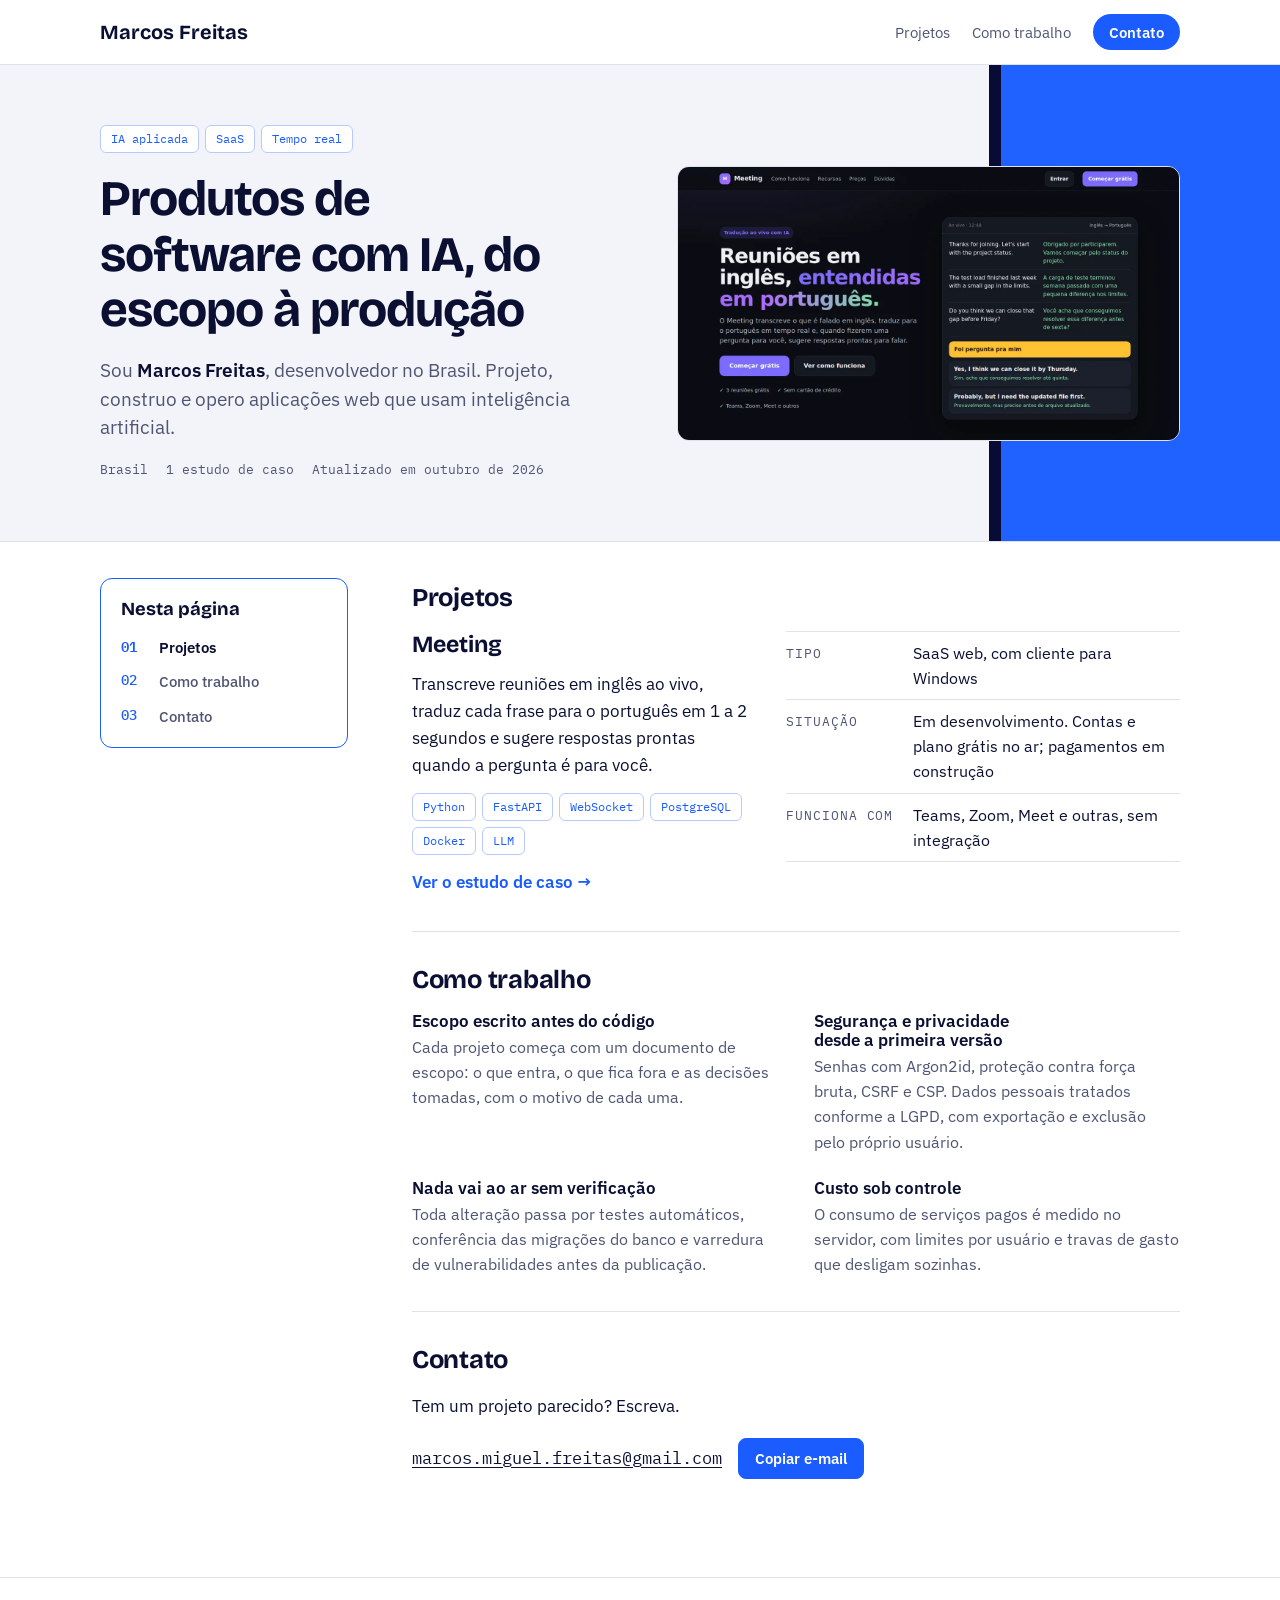
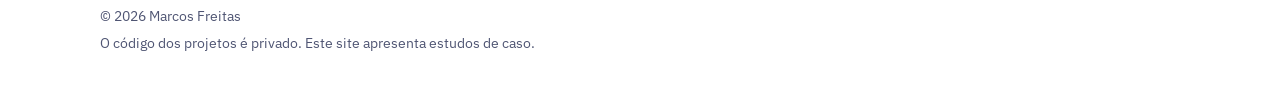
<file: index.html>
<!doctype html>
<html lang="pt-BR">
<head>
<meta charset="utf-8">
<meta name="viewport" content="width=device-width, initial-scale=1, viewport-fit=cover">
<title>Portfólio Marcos Freitas</title>
<meta name="description" content="Projetos de software com inteligência artificial desenvolvidos por Marcos Freitas.">
<link rel="preconnect" href="https://fonts.googleapis.com"><link rel="preconnect" href="https://fonts.gstatic.com" crossorigin><link rel="stylesheet" href="https://fonts.googleapis.com/css2?family=Bricolage+Grotesque:opsz,wght@12..96,600;12..96,700&family=IBM+Plex+Mono:wght@400;500&family=IBM+Plex+Sans:wght@400;500;600&display=swap">
<link rel="stylesheet" href="style.css">
</head>
<body>
<header class="topbar">
  <div class="wrap top">
    <a class="brand" href="index.html">Marcos Freitas</a>
    <nav class="nav" aria-label="Seções">
      <a href="#projetos">Projetos</a>
      <a href="#como-trabalho">Como trabalho</a>
      <a class="pill" href="#contato">Contato</a>
    </nav>
  </div>
</header>

<section class="band">
  <div class="wrap band-grid">
    <div class="band-text stack">
      <ul class="tags" aria-label="Áreas">
        <li>IA aplicada</li><li>SaaS</li><li>Tempo real</li>
      </ul>
      <h1>Produtos de software com IA, do escopo à produção</h1>
      <p class="lede">Sou <strong>Marcos Freitas</strong>, desenvolvedor no Brasil. Projeto, construo e opero aplicações web que usam inteligência artificial.</p>
      <p class="meta"><span>Brasil</span><span>1 estudo de caso</span><span>Atualizado em outubro de 2026</span></p>
    </div>
    <figure class="band-media">
      <a class="shot" href="meeting.html" aria-label="Abrir o estudo de caso do Meeting">
        <img src="img/meeting-inicio.webp" width="1366" height="744" alt="Página inicial do Meeting: à esquerda, o título Reuniões em inglês, entendidas em português; à direita, frases em inglês com a tradução ao lado e sugestões de resposta.">
      </a>
    </figure>
  </div>
</section>

<div class="wrap layout">
  <nav class="toc" aria-label="Nesta página">
    <h2>Nesta página</h2>
    <ol>
      <li><a href="#projetos">Projetos</a></li>
      <li><a href="#como-trabalho">Como trabalho</a></li>
      <li><a href="#contato">Contato</a></li>
    </ol>
  </nav>

  <main class="content">
    <section class="section stack" id="projetos">
      <h2>Projetos</h2>
      <article class="project">
        <div class="project-body stack">
          <h3><a href="meeting.html">Meeting</a></h3>
          <p>Transcreve reuniões em inglês ao vivo, traduz cada frase para o português em 1 a 2 segundos e sugere respostas prontas quando a pergunta é para você.</p>
          <ul class="tags" aria-label="Tecnologias">
            <li>Python</li><li>FastAPI</li><li>WebSocket</li><li>PostgreSQL</li><li>Docker</li><li>LLM</li>
          </ul>
          <a class="more" href="meeting.html">Ver o estudo de caso →</a>
        </div>
        <dl class="ficha">
          <dt>Tipo</dt><dd>SaaS web, com cliente para Windows</dd>
          <dt>Situação</dt><dd>Em desenvolvimento. Contas e plano grátis no ar; pagamentos em construção</dd>
          <dt>Funciona com</dt><dd>Teams, Zoom, Meet e outras, sem integração</dd>
        </dl>
      </article>
    </section>

    <section class="section stack" id="como-trabalho">
      <h2>Como trabalho</h2>
      <div class="principles">
        <div>
          <h3>Escopo escrito antes do código</h3>
          <p>Cada projeto começa com um documento de escopo: o que entra, o que fica fora e as decisões tomadas, com o motivo de cada uma.</p>
        </div>
        <div>
          <h3>Segurança e privacidade desde a primeira versão</h3>
          <p>Senhas com Argon2id, proteção contra força bruta, CSRF e CSP. Dados pessoais tratados conforme a LGPD, com exportação e exclusão pelo próprio usuário.</p>
        </div>
        <div>
          <h3>Nada vai ao ar sem verificação</h3>
          <p>Toda alteração passa por testes automáticos, conferência das migrações do banco e varredura de vulnerabilidades antes da publicação.</p>
        </div>
        <div>
          <h3>Custo sob controle</h3>
          <p>O consumo de serviços pagos é medido no servidor, com limites por usuário e travas de gasto que desligam sozinhas.</p>
        </div>
      </div>
    </section>

    <section class="section stack" id="contato">
      <h2>Contato</h2>
      <p class="prose">Tem um projeto parecido? Escreva.</p>
      <div class="contact">
        <a class="email" id="email" href="mailto:marcos.miguel.freitas@gmail.com">marcos.miguel.freitas@gmail.com</a>
        <button class="btn" id="copiar-email" type="button" data-copy="marcos.miguel.freitas@gmail.com">Copiar e-mail</button>
      </div>
    </section>
  </main>
</div>

<footer class="footbar">
  <div class="wrap foot stack">
    <p>© 2026 Marcos Freitas</p>
    <p>O código dos projetos é privado. Este site apresenta estudos de caso.</p>
  </div>
</footer>

<script src="script.js" defer></script>
</body>
</html>
</file>
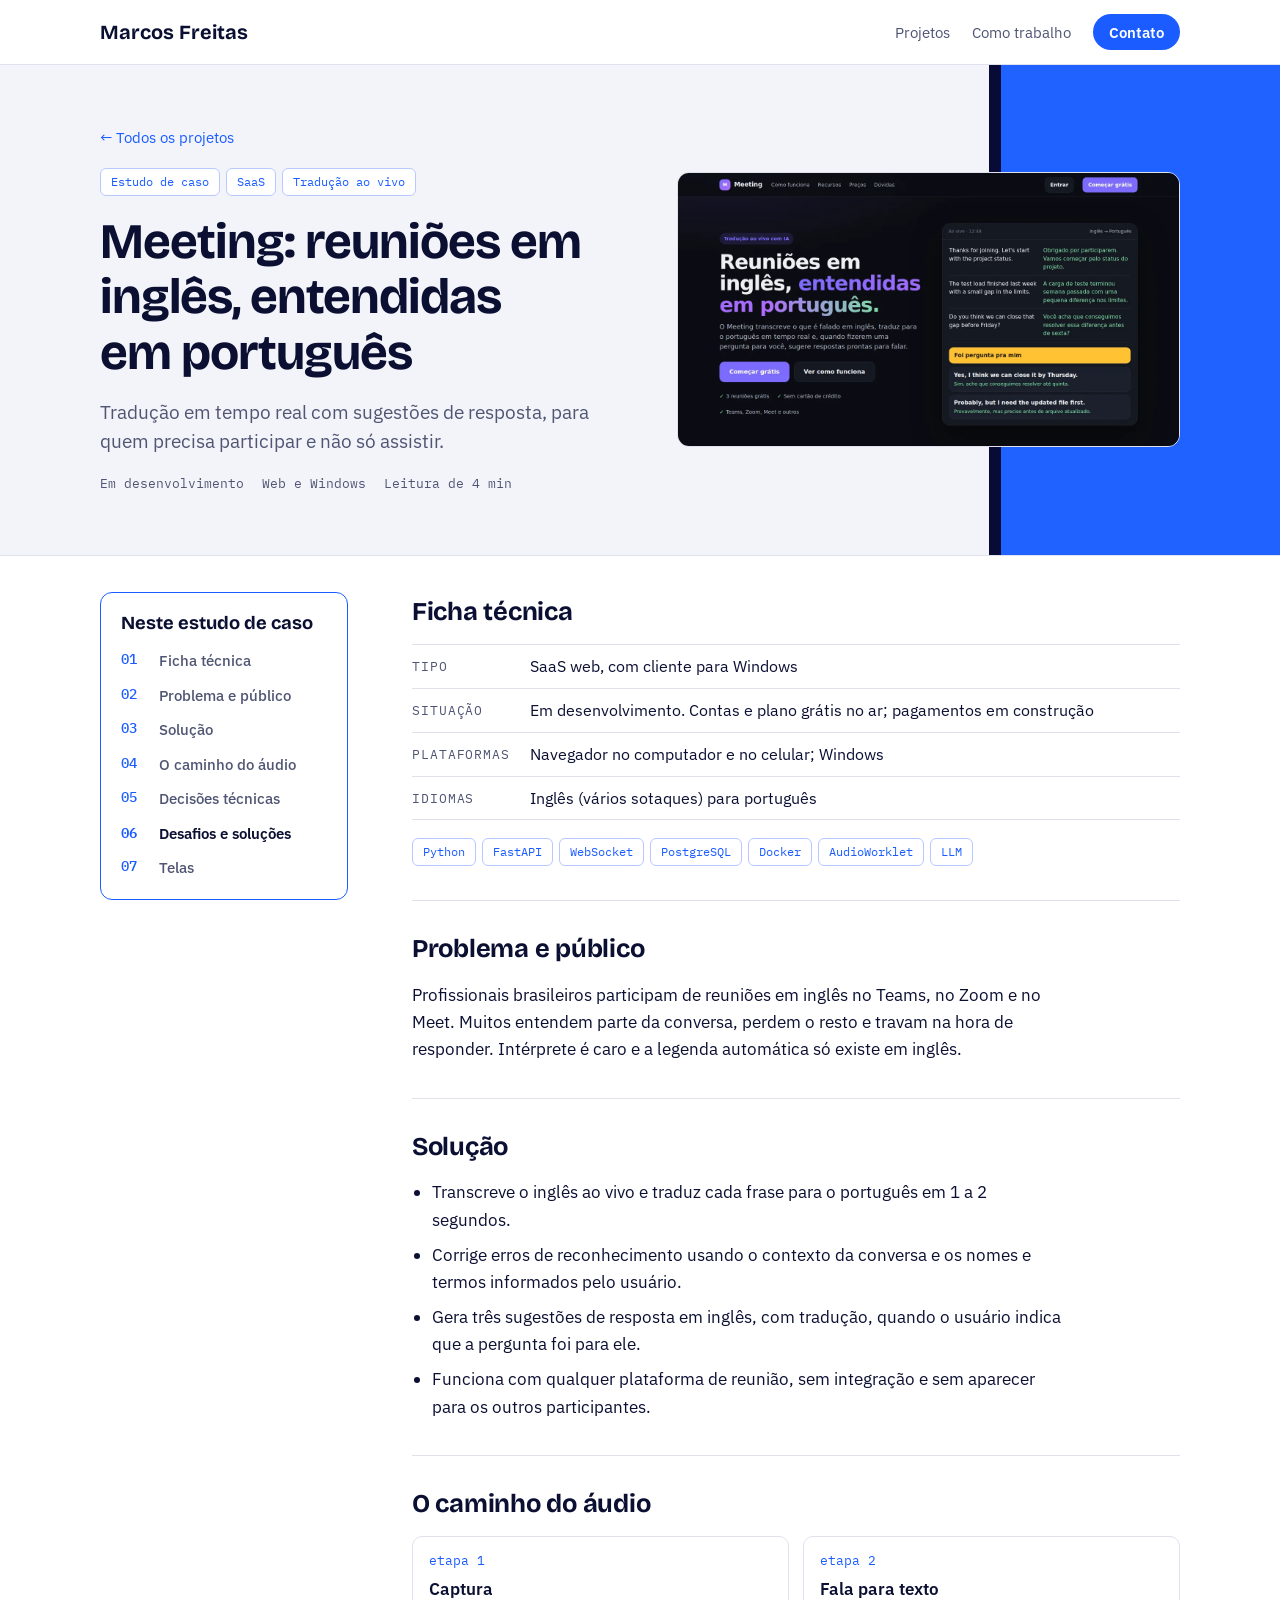
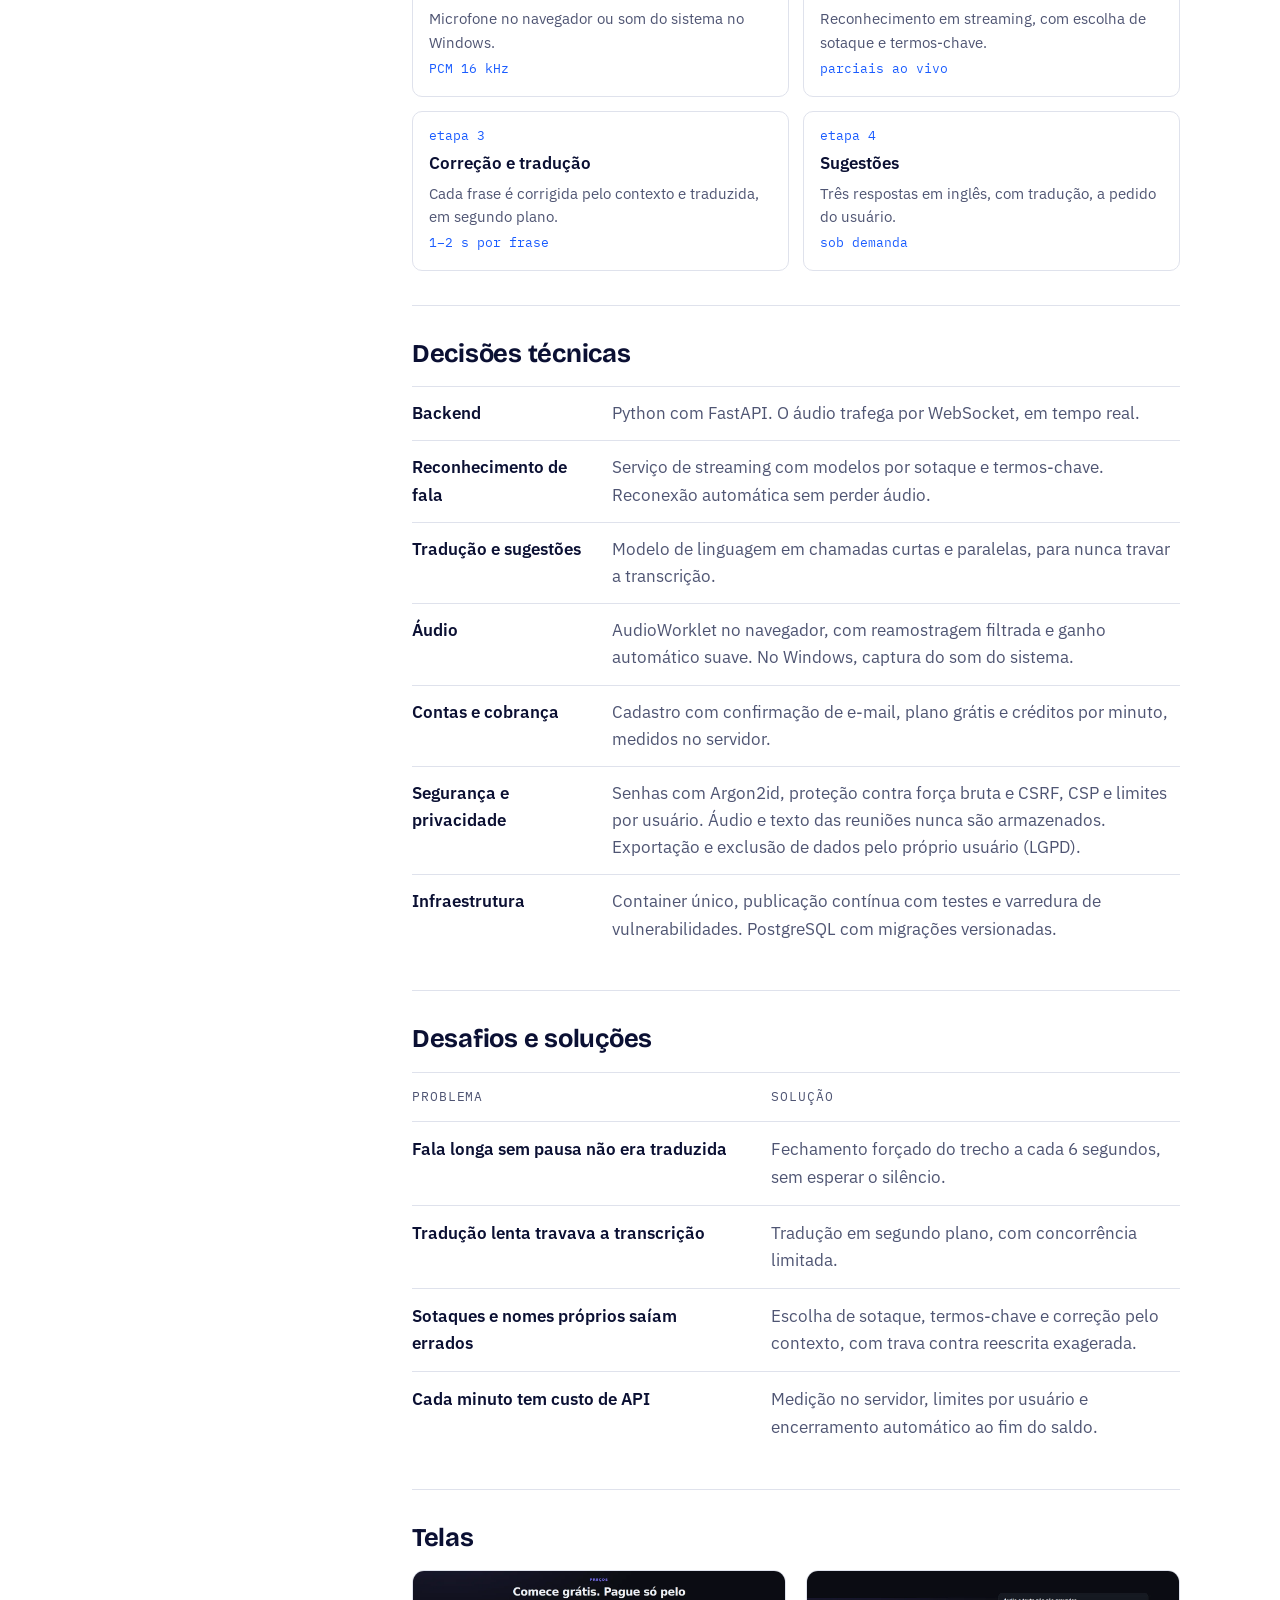
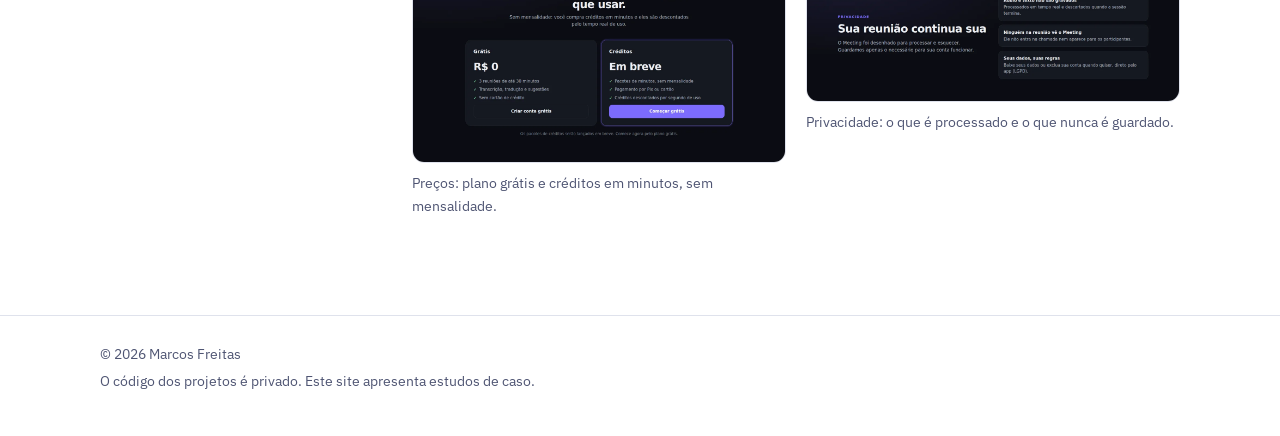
<file: meeting.html>
<!doctype html>
<html lang="pt-BR">
<head>
<meta charset="utf-8">
<meta name="viewport" content="width=device-width, initial-scale=1, viewport-fit=cover">
<title>Meeting · Portfólio Marcos Freitas</title>
<meta name="description" content="Estudo de caso do Meeting: tradução de reuniões em inglês em tempo real, com sugestões de resposta.">
<link rel="preconnect" href="https://fonts.googleapis.com"><link rel="preconnect" href="https://fonts.gstatic.com" crossorigin><link rel="stylesheet" href="https://fonts.googleapis.com/css2?family=Bricolage+Grotesque:opsz,wght@12..96,600;12..96,700&family=IBM+Plex+Mono:wght@400;500&family=IBM+Plex+Sans:wght@400;500;600&display=swap">
<link rel="stylesheet" href="style.css">
</head>
<body>
<header class="topbar">
  <div class="wrap top">
    <a class="brand" href="index.html">Marcos Freitas</a>
    <nav class="nav" aria-label="Navegação">
      <a href="index.html#projetos">Projetos</a>
      <a href="index.html#como-trabalho">Como trabalho</a>
      <a class="pill" href="index.html#contato">Contato</a>
    </nav>
  </div>
</header>

<section class="band">
  <div class="wrap band-grid">
    <div class="band-text stack">
      <a class="back" href="index.html#projetos">← Todos os projetos</a>
      <ul class="tags" aria-label="Áreas">
        <li>Estudo de caso</li><li>SaaS</li><li>Tradução ao vivo</li>
      </ul>
      <h1>Meeting: reuniões em inglês, entendidas em português</h1>
      <p class="lede">Tradução em tempo real com sugestões de resposta, para quem precisa participar e não só assistir.</p>
      <p class="meta"><span>Em desenvolvimento</span><span>Web e Windows</span><span>Leitura de 4 min</span></p>
    </div>
    <figure class="band-media">
      <div class="shot">
        <img src="img/meeting-inicio.webp" width="1366" height="744" alt="Página inicial do Meeting, com um exemplo de frases em inglês traduzidas para o português e duas sugestões de resposta.">
      </div>
    </figure>
  </div>
</section>

<div class="wrap layout">
  <nav class="toc" aria-label="Neste estudo de caso">
    <h2>Neste estudo de caso</h2>
    <ol>
      <li><a href="#ficha">Ficha técnica</a></li>
      <li><a href="#problema">Problema e público</a></li>
      <li><a href="#solucao">Solução</a></li>
      <li><a href="#caminho">O caminho do áudio</a></li>
      <li><a href="#decisoes">Decisões técnicas</a></li>
      <li><a href="#desafios">Desafios e soluções</a></li>
      <li><a href="#telas">Telas</a></li>
    </ol>
  </nav>

  <main class="content">
    <section class="section stack" id="ficha">
      <h2>Ficha técnica</h2>
      <dl class="ficha">
        <dt>Tipo</dt><dd>SaaS web, com cliente para Windows</dd>
        <dt>Situação</dt><dd>Em desenvolvimento. Contas e plano grátis no ar; pagamentos em construção</dd>
        <dt>Plataformas</dt><dd>Navegador no computador e no celular; Windows</dd>
        <dt>Idiomas</dt><dd>Inglês (vários sotaques) para português</dd>
      </dl>
      <ul class="tags" aria-label="Tecnologias">
        <li>Python</li><li>FastAPI</li><li>WebSocket</li><li>PostgreSQL</li><li>Docker</li><li>AudioWorklet</li><li>LLM</li>
      </ul>
    </section>

    <section class="section stack" id="problema">
      <h2>Problema e público</h2>
      <p class="prose">Profissionais brasileiros participam de reuniões em inglês no Teams, no Zoom e no Meet. Muitos entendem parte da conversa, perdem o resto e travam na hora de responder. Intérprete é caro e a legenda automática só existe em inglês.</p>
    </section>

    <section class="section stack" id="solucao">
      <h2>Solução</h2>
      <ul class="bullets">
        <li>Transcreve o inglês ao vivo e traduz cada frase para o português em 1 a 2 segundos.</li>
        <li>Corrige erros de reconhecimento usando o contexto da conversa e os nomes e termos informados pelo usuário.</li>
        <li>Gera três sugestões de resposta em inglês, com tradução, quando o usuário indica que a pergunta foi para ele.</li>
        <li>Funciona com qualquer plataforma de reunião, sem integração e sem aparecer para os outros participantes.</li>
      </ul>
    </section>

    <section class="section stack" id="caminho">
      <h2>O caminho do áudio</h2>
      <ol class="pipeline">
        <li><strong>Captura</strong><span>Microfone no navegador ou som do sistema no Windows.</span><code>PCM 16 kHz</code></li>
        <li><strong>Fala para texto</strong><span>Reconhecimento em streaming, com escolha de sotaque e termos-chave.</span><code>parciais ao vivo</code></li>
        <li><strong>Correção e tradução</strong><span>Cada frase é corrigida pelo contexto e traduzida, em segundo plano.</span><code>1–2 s por frase</code></li>
        <li><strong>Sugestões</strong><span>Três respostas em inglês, com tradução, a pedido do usuário.</span><code>sob demanda</code></li>
      </ol>
    </section>

    <section class="section stack" id="decisoes">
      <h2>Decisões técnicas</h2>
      <dl class="decisions">
        <dt>Backend</dt><dd>Python com FastAPI. O áudio trafega por WebSocket, em tempo real.</dd>
        <dt>Reconhecimento de fala</dt><dd>Serviço de streaming com modelos por sotaque e termos-chave. Reconexão automática sem perder áudio.</dd>
        <dt>Tradução e sugestões</dt><dd>Modelo de linguagem em chamadas curtas e paralelas, para nunca travar a transcrição.</dd>
        <dt>Áudio</dt><dd>AudioWorklet no navegador, com reamostragem filtrada e ganho automático suave. No Windows, captura do som do sistema.</dd>
        <dt>Contas e cobrança</dt><dd>Cadastro com confirmação de e-mail, plano grátis e créditos por minuto, medidos no servidor.</dd>
        <dt>Segurança e privacidade</dt><dd>Senhas com Argon2id, proteção contra força bruta e CSRF, CSP e limites por usuário. Áudio e texto das reuniões nunca são armazenados. Exportação e exclusão de dados pelo próprio usuário (LGPD).</dd>
        <dt>Infraestrutura</dt><dd>Container único, publicação contínua com testes e varredura de vulnerabilidades. PostgreSQL com migrações versionadas.</dd>
      </dl>
    </section>

    <section class="section stack" id="desafios">
      <h2>Desafios e soluções</h2>
      <div class="fixes">
        <div class="fix fix-head"><p>Problema</p><p>Solução</p></div>
        <div class="fix"><p>Fala longa sem pausa não era traduzida</p><p>Fechamento forçado do trecho a cada 6 segundos, sem esperar o silêncio.</p></div>
        <div class="fix"><p>Tradução lenta travava a transcrição</p><p>Tradução em segundo plano, com concorrência limitada.</p></div>
        <div class="fix"><p>Sotaques e nomes próprios saíam errados</p><p>Escolha de sotaque, termos-chave e correção pelo contexto, com trava contra reescrita exagerada.</p></div>
        <div class="fix"><p>Cada minuto tem custo de API</p><p>Medição no servidor, limites por usuário e encerramento automático ao fim do saldo.</p></div>
      </div>
    </section>

    <section class="section stack" id="telas">
      <h2>Telas</h2>
      <div class="gallery">
        <figure>
          <div class="shot"><img src="img/meeting-precos.webp" width="1366" height="700" alt="Tela de preços do Meeting: plano grátis com 3 reuniões de até 30 minutos e créditos em minutos, em breve."></div>
          <figcaption>Preços: plano grátis e créditos em minutos, sem mensalidade.</figcaption>
        </figure>
        <figure>
          <div class="shot"><img src="img/meeting-privacidade.webp" width="1366" height="476" alt="Seção de privacidade do Meeting: áudio e texto não são gravados, ninguém na reunião vê o Meeting, e o usuário pode baixar ou excluir seus dados."></div>
          <figcaption>Privacidade: o que é processado e o que nunca é guardado.</figcaption>
        </figure>
      </div>
    </section>
  </main>
</div>

<footer class="footbar">
  <div class="wrap foot stack">
    <p>© 2026 Marcos Freitas</p>
    <p>O código dos projetos é privado. Este site apresenta estudos de caso.</p>
  </div>
</footer>

<script src="script.js" defer></script>
</body>
</html>
</file>
<file: style.css>
/* Layout em padrão F: (1) barra de navegação no topo, (2) faixa de destaque com título à esquerda e
   imagem à direita, (3) haste: índice numerado fixo na coluna esquerda e o conteúdo à direita,
   com títulos alinhados à mesma margem para leitura rápida. */
:root {
  --bg: #FFFFFF;
  --band: #F3F4F9;
  --surface: #FFFFFF;
  --ink: #0B1033;
  --muted: #4F5573;
  --line: #DFE2EC;
  --accent: #1A5CFF;
  --tag-line: #B7C9FF;
  --block: #1F62FF;
  --stripe: #070B36;
  --on-accent: #FFFFFF;
  color-scheme: light;  /* site sempre claro, por decisão */

  --font-display: "Bricolage Grotesque", "Segoe UI", Arial, sans-serif;
  --font-body: "IBM Plex Sans", "Segoe UI", Arial, sans-serif;
  --font-mono: "IBM Plex Mono", Consolas, "Courier New", monospace;

  --step--1: 0.8125rem;
  --step-0: 1.0625rem;
  --step-1: 1.2rem;
  --step-2: 1.6rem;
  --step-3: clamp(2rem, 4.4vw, 3.1rem);
}
*, *::before, *::after { box-sizing: border-box; }
html { scroll-behavior: smooth; }
@media (prefers-reduced-motion: reduce) { html { scroll-behavior: auto; } }
body {
  margin: 0;
  background: var(--bg);
  color: var(--ink);
  font-family: var(--font-body);
  font-size: var(--step-0);
  line-height: 1.6;
  -webkit-font-smoothing: antialiased;
}
img { max-width: 100%; height: auto; display: block; }
a { color: var(--accent); text-underline-offset: 3px; }
a:focus-visible, button:focus-visible { outline: 2px solid var(--accent); outline-offset: 3px; border-radius: 4px; }
h1, h2, h3 { font-family: var(--font-display); line-height: 1.12; text-wrap: balance; margin: 0; }
p { margin: 0; }

.wrap { max-width: 1120px; margin-inline: auto; padding-inline: 20px; padding-block: 0; }
.stack { display: flex; flex-direction: column; }

/* (1) Barra do topo */
.topbar { background: var(--surface); border-bottom: 1px solid var(--line); }
.top { display: flex; flex-wrap: wrap; align-items: center; justify-content: space-between; gap: 10px 24px; padding-block: 14px; }
.brand { font-family: var(--font-display); font-weight: 700; font-size: 1.25rem; color: var(--ink); text-decoration: none; }
.nav { display: flex; flex-wrap: wrap; align-items: center; gap: 8px 22px; font-size: 0.95rem; }
.nav a { color: var(--muted); text-decoration: none; }
.nav a:hover { color: var(--ink); text-decoration: underline; }
.nav a.pill { color: var(--on-accent); background: var(--accent); padding: 6px 16px; border-radius: 999px; font-weight: 600; }
.nav a.pill:hover { text-decoration: none; filter: brightness(1.08); }

/* (2) Faixa de destaque */
.band { background: var(--band); border-bottom: 1px solid var(--line); overflow: hidden; }
.band-grid { display: grid; grid-template-columns: minmax(0, 1.05fr) minmax(0, 1fr); gap: 32px 48px; align-items: center; padding-block: clamp(32px, 5vw, 60px); }
.band-text { gap: 18px; position: relative; z-index: 1; min-width: 0; }
.band-text h1 { font-size: var(--step-3); font-weight: 700; letter-spacing: -0.02em; }
.lede { max-width: 56ch; font-size: var(--step-1); line-height: 1.5; color: var(--muted); }
.lede strong { color: var(--ink); font-weight: 600; }
.meta { font-family: var(--font-mono); font-size: var(--step--1); color: var(--muted); display: flex; flex-wrap: wrap; gap: 4px 18px; }
.back { font-size: 0.95rem; text-decoration: none; }
.back:hover { text-decoration: underline; }
.band-media { position: relative; min-width: 0; }
.band-media::before { content: ""; position: absolute; left: 62%; right: -100vw; top: -300px; bottom: -300px; background: var(--block); border-left: 12px solid var(--stripe); }
.band-media .shot { position: relative; }
.band-media figcaption { position: relative; margin-top: 10px; font-size: 0.9rem; color: var(--muted); }
figure { margin: 0; }

.tags { display: flex; flex-wrap: wrap; gap: 6px; padding: 0; margin: 0; list-style: none; }
.tags li { font-family: var(--font-mono); font-size: 0.78rem; padding: 3px 10px; border-radius: 6px; border: 1px solid var(--tag-line); color: var(--accent); background: var(--surface); }

.shot { display: block; border: 1px solid var(--line); border-radius: 12px; overflow: hidden; background: var(--surface); }
.shot img { width: 100%; }

/* (3) Haste: índice à esquerda, conteúdo à direita */
.layout { display: grid; grid-template-columns: 248px minmax(0, 1fr); gap: 24px 64px; align-items: start; padding-block: 36px 64px; }
.toc { position: sticky; top: calc(env(safe-area-inset-top, 0px) + 20px); background: var(--surface); border: 1px solid var(--accent); border-radius: 12px; padding: 20px 20px 14px; }
.toc h2 { font-size: 1.15rem; font-weight: 700; margin-bottom: 10px; }
.toc ol { list-style: none; margin: 0; padding: 0; counter-reset: item; }
.toc li { counter-increment: item; }
.toc a { display: grid; grid-template-columns: 2.1em minmax(0, 1fr); gap: 0 6px; padding-block: 7px; color: var(--muted); text-decoration: none; font-size: 0.95rem; font-weight: 500; line-height: 1.35; }
.toc a::before { content: counter(item, decimal-leading-zero); font-family: var(--font-mono); font-size: 0.85rem; color: var(--accent); }
.toc a:hover, .toc a.is-current { color: var(--ink); }
.toc a.is-current { font-weight: 600; }

.content { min-width: 0; }
.section { padding-block: 34px; border-top: 1px solid var(--line); gap: 18px; scroll-margin-top: 12px; }
.section:first-child { border-top: 0; padding-top: 6px; }
.section > h2 { font-size: var(--step-2); font-weight: 700; letter-spacing: -0.01em; }
.prose { max-width: 65ch; }
.bullets { margin: 0; padding-left: 1.15em; max-width: 65ch; display: flex; flex-direction: column; gap: 8px; }

/* Ficha do projeto */
.project { display: grid; grid-template-columns: minmax(0, 1fr) minmax(0, 1.15fr); gap: 20px 32px; align-items: start; }
.project-body { gap: 14px; min-width: 0; }
.project-body h3 { font-size: 1.45rem; font-weight: 700; }
.project-body h3 a { color: var(--ink); text-decoration: none; }
.project-body h3 a:hover { color: var(--accent); }
.ficha { margin: 0; display: grid; grid-template-columns: max-content minmax(0, 1fr); border-top: 1px solid var(--line); }
.ficha dt, .ficha dd { padding-block: 9px; border-bottom: 1px solid var(--line); margin: 0; }
.ficha dt { font-family: var(--font-mono); font-size: var(--step--1); text-transform: uppercase; letter-spacing: 0.07em; color: var(--muted); padding-right: 20px; padding-top: 12px; }
.ficha dd { font-size: 0.97rem; }
.more { font-weight: 600; text-decoration: none; align-self: flex-start; }
.more:hover { text-decoration: underline; }

/* Como trabalho */
.principles { display: grid; grid-template-columns: repeat(2, minmax(0, 1fr)); gap: 24px 36px; }
.principles h3 { font-family: var(--font-body); font-size: var(--step-0); font-weight: 600; margin-bottom: 4px; }
.principles p { color: var(--muted); font-size: 0.98rem; }

/* Contato */
.contact { display: flex; flex-wrap: wrap; align-items: center; gap: 12px 16px; }
.email { font-family: var(--font-mono); font-size: var(--step-0); color: var(--ink); overflow-wrap: anywhere; user-select: all; }
.btn { font: inherit; font-size: 0.92rem; font-weight: 600; padding: 8px 16px; border-radius: 8px; border: 1px solid var(--accent); background: var(--accent); color: var(--on-accent); cursor: pointer; }
.btn:hover { filter: brightness(1.08); }

.footbar { border-top: 1px solid var(--line); }
.foot { padding-block: 26px 44px; color: var(--muted); font-size: 0.9rem; gap: 4px; }

/* Caminho do áudio: sequência real, por isso é uma lista ordenada */
.pipeline { list-style: none; margin: 0; padding: 0; display: grid; grid-template-columns: repeat(2, minmax(0, 1fr)); gap: 14px; counter-reset: etapa; }
.pipeline li { padding: 14px 16px 16px; border: 1px solid var(--line); border-radius: 10px; background: var(--surface); display: flex; flex-direction: column; gap: 4px; min-width: 0; }
.pipeline li::before { counter-increment: etapa; content: "etapa " counter(etapa); font-family: var(--font-mono); font-size: var(--step--1); color: var(--accent); }
.pipeline strong { font-weight: 600; }
.pipeline span { font-size: 0.93rem; color: var(--muted); }
.pipeline code { font-family: var(--font-mono); font-size: 0.8rem; color: var(--accent); }

.decisions { margin: 0; display: grid; grid-template-columns: minmax(0, 200px) minmax(0, 1fr); border-top: 1px solid var(--line); }
.decisions dt, .decisions dd { margin: 0; padding-block: 13px; border-bottom: 1px solid var(--line); }
.decisions dt { font-weight: 600; padding-right: 24px; }
.decisions dd { color: var(--muted); }

.fixes { display: grid; gap: 0; border-top: 1px solid var(--line); }
.fix { display: grid; grid-template-columns: minmax(0, 1fr) minmax(0, 1.25fr); gap: 6px 32px; padding-block: 14px; border-bottom: 1px solid var(--line); }
.fix p:first-child { font-weight: 600; }
.fix p:last-child { color: var(--muted); }
.fix.fix-head p { font-family: var(--font-mono); font-size: var(--step--1); text-transform: uppercase; letter-spacing: 0.07em; font-weight: 400; color: var(--muted); }
.decisions dt:last-of-type, .decisions dd:last-of-type, .fix:last-child { border-bottom: 0; }

.gallery { display: grid; grid-template-columns: repeat(2, minmax(0, 1fr)); gap: 20px; }
.gallery figure { display: flex; flex-direction: column; gap: 8px; }
.gallery figcaption { font-size: 0.9rem; color: var(--muted); }

@media (max-width: 860px) {
  .band-grid { grid-template-columns: minmax(0, 1fr); }
  .band-media::before { left: 50%; top: 28px; }
  .layout { grid-template-columns: minmax(0, 1fr); padding-block: 24px 48px; }
  .toc { position: static; }
  .toc ol { display: grid; grid-template-columns: repeat(2, minmax(0, 1fr)); gap: 0 16px; }
}
@media (max-width: 620px) {
  .project, .principles, .gallery, .pipeline, .decisions, .fix { grid-template-columns: minmax(0, 1fr); }
  .decisions dt { border-bottom: 0; padding-bottom: 0; }
  .decisions dd { padding-top: 4px; }
  .fix.fix-head { display: none; }
  .toc ol { grid-template-columns: minmax(0, 1fr); }
}
@media (prefers-reduced-motion: no-preference) {
  .shot img { transition: transform .35s ease; }
  a.shot:hover img { transform: scale(1.015); }
}
</file>
